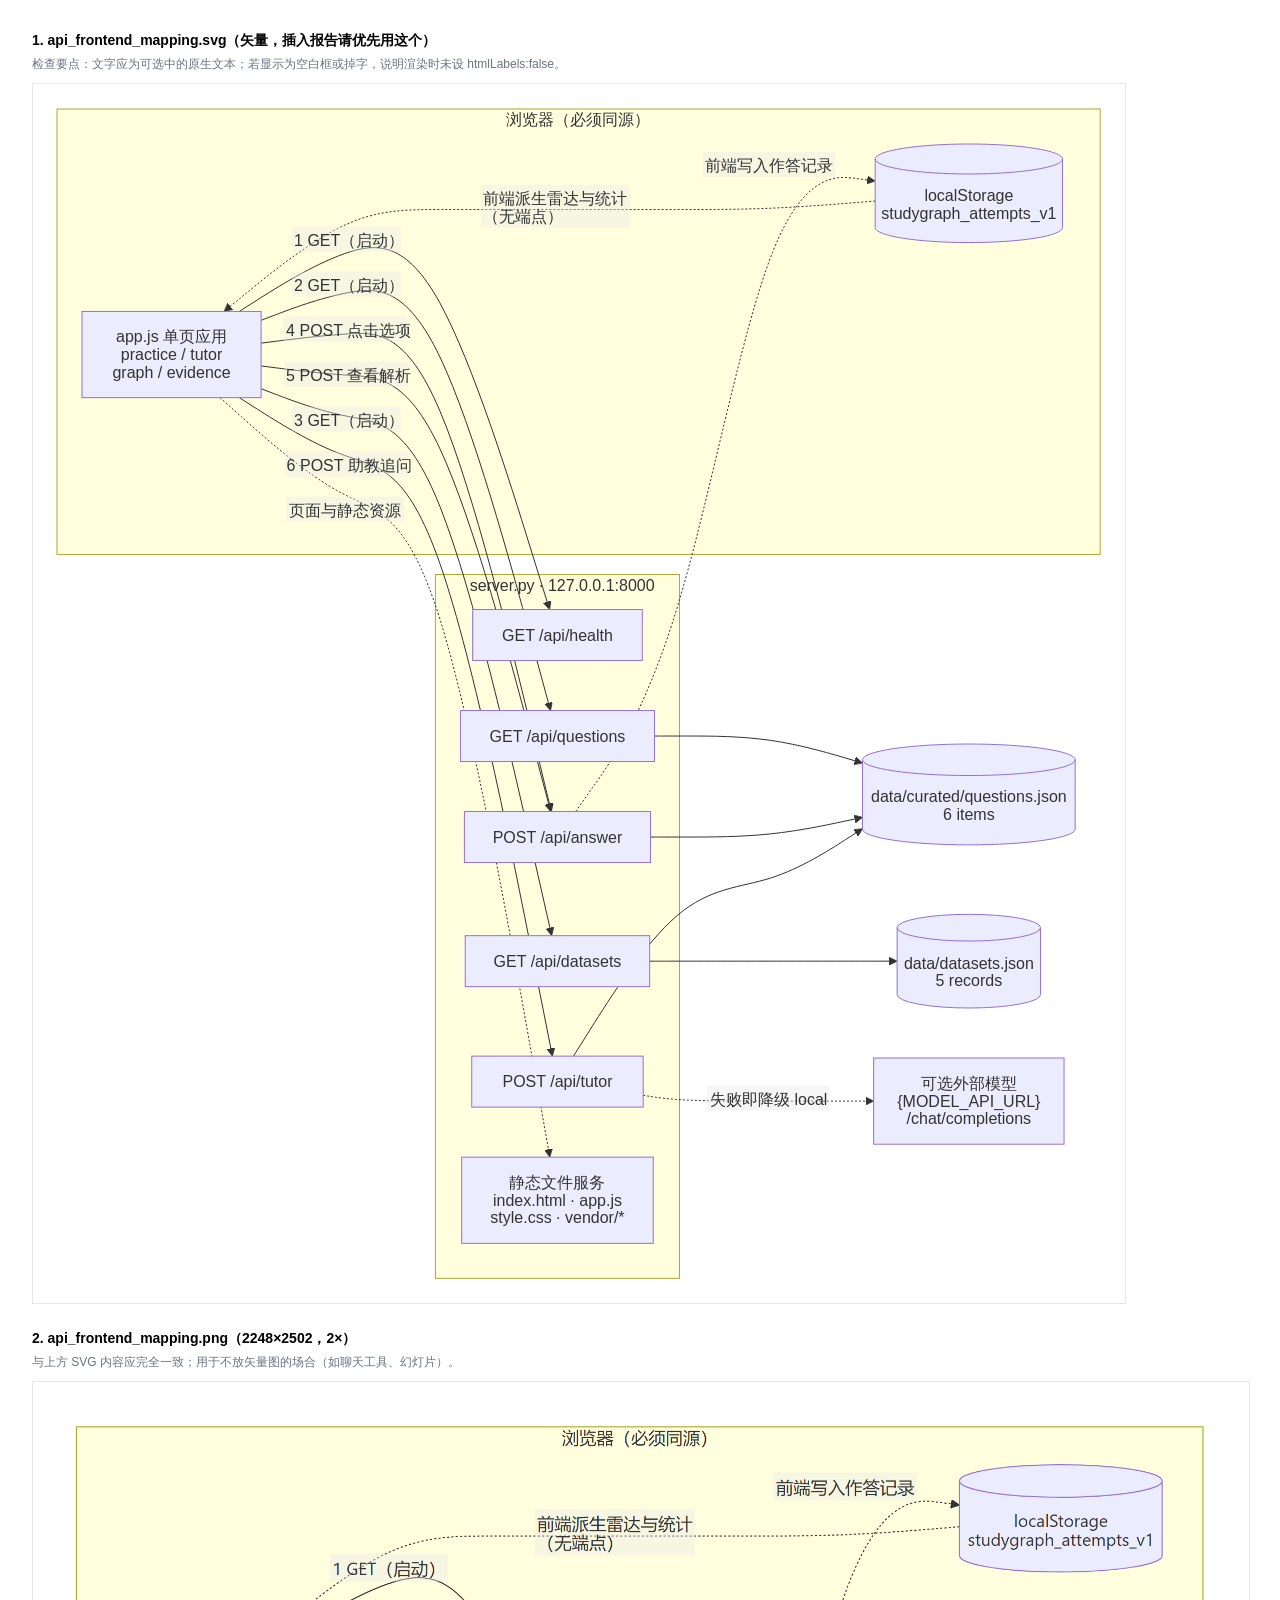
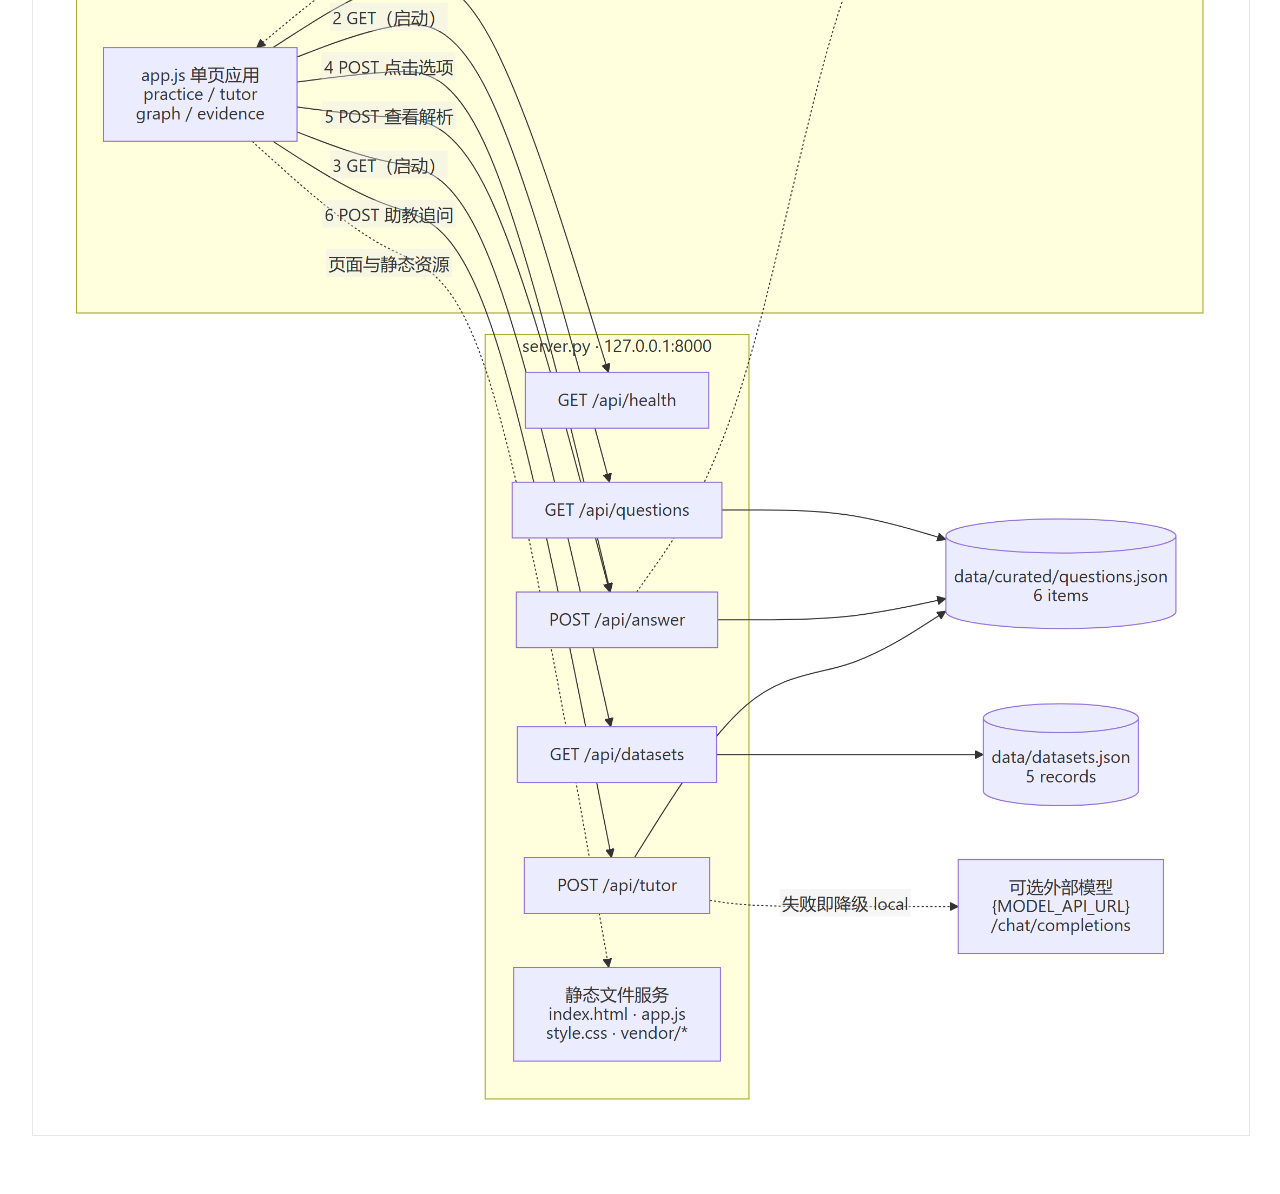
<file: reports/api_frontend_mapping/_preview.html>
<!doctype html>
<html lang="zh-CN"><head><meta charset="utf-8"><title>导出件保真检查</title>
<style>
  html,body{margin:0;padding:16px;background:#fff;font-family:"Segoe UI","Microsoft YaHei",sans-serif}
  h2{font-size:14px;margin:0 0 6px}
  p{font-size:12px;color:#6b7280;margin:0 0 10px}
  .row{margin-bottom:26px}
  img{display:block;border:1px solid #e5e7eb;max-width:100%}
</style></head><body>
<div class="row">
  <h2>1. api_frontend_mapping.svg（矢量，插入报告请优先用这个）</h2>
  <p>检查要点：文字应为可选中的原生文本；若显示为空白框或掉字，说明渲染时未设 htmlLabels:false。</p>
  <img src="api_frontend_mapping.svg" alt="api_frontend_mapping.svg">
</div>
<div class="row">
  <h2>2. api_frontend_mapping.png（2248×2502，2×）</h2>
  <p>与上方 SVG 内容应完全一致；用于不放矢量图的场合（如聊天工具、幻灯片）。</p>
  <img src="api_frontend_mapping.png" alt="api_frontend_mapping.png">
</div>
</body></html>
</file>
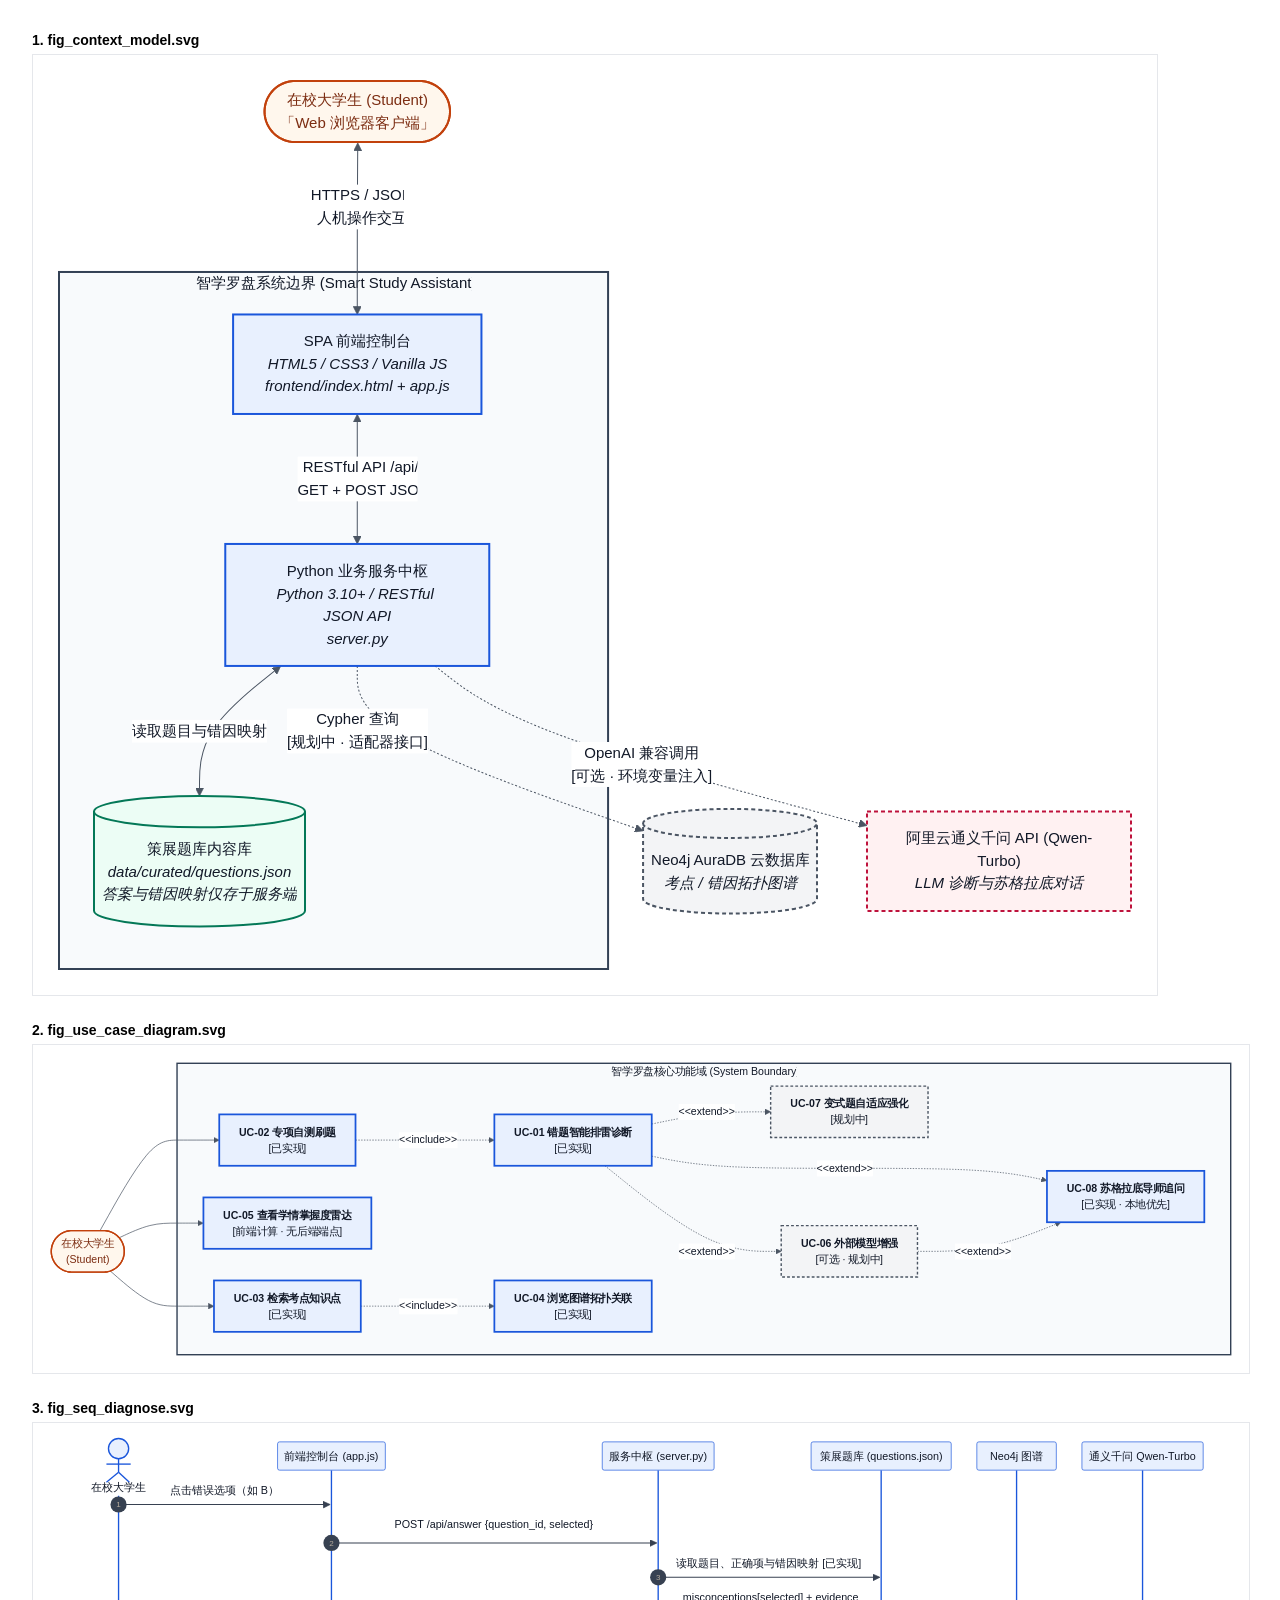
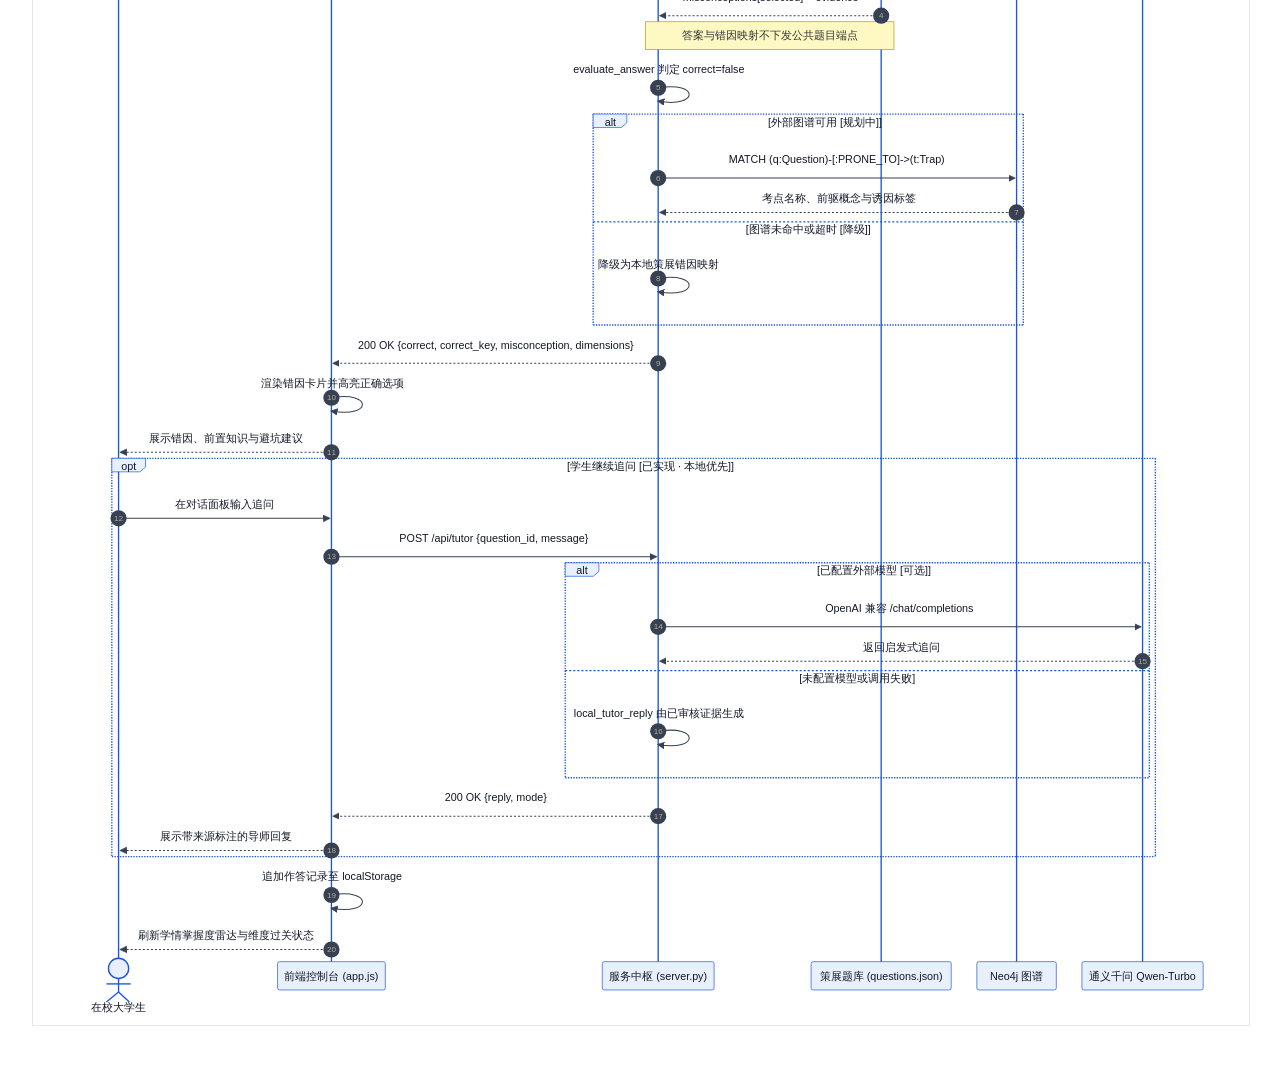
<file: reports/figures/_preview.html>
<!doctype html>
<html><head><meta charset="utf-8"><title>SVG fidelity check</title>
<style>
  html,body{margin:0;padding:16px;background:#fff;font-family:"Segoe UI","Microsoft YaHei",sans-serif}
  h2{font-size:14px;margin:0 0 6px}
  .row{margin-bottom:26px}
  img{display:block;border:1px solid #e5e7eb;max-width:100%}
</style></head><body>
<div class="row"><h2>1. fig_context_model.svg</h2><img src="fig_context_model.svg"></div>
<div class="row"><h2>2. fig_use_case_diagram.svg</h2><img src="fig_use_case_diagram.svg"></div>
<div class="row"><h2>3. fig_seq_diagnose.svg</h2><img src="fig_seq_diagnose.svg"></div>
</body></html>
</file>
